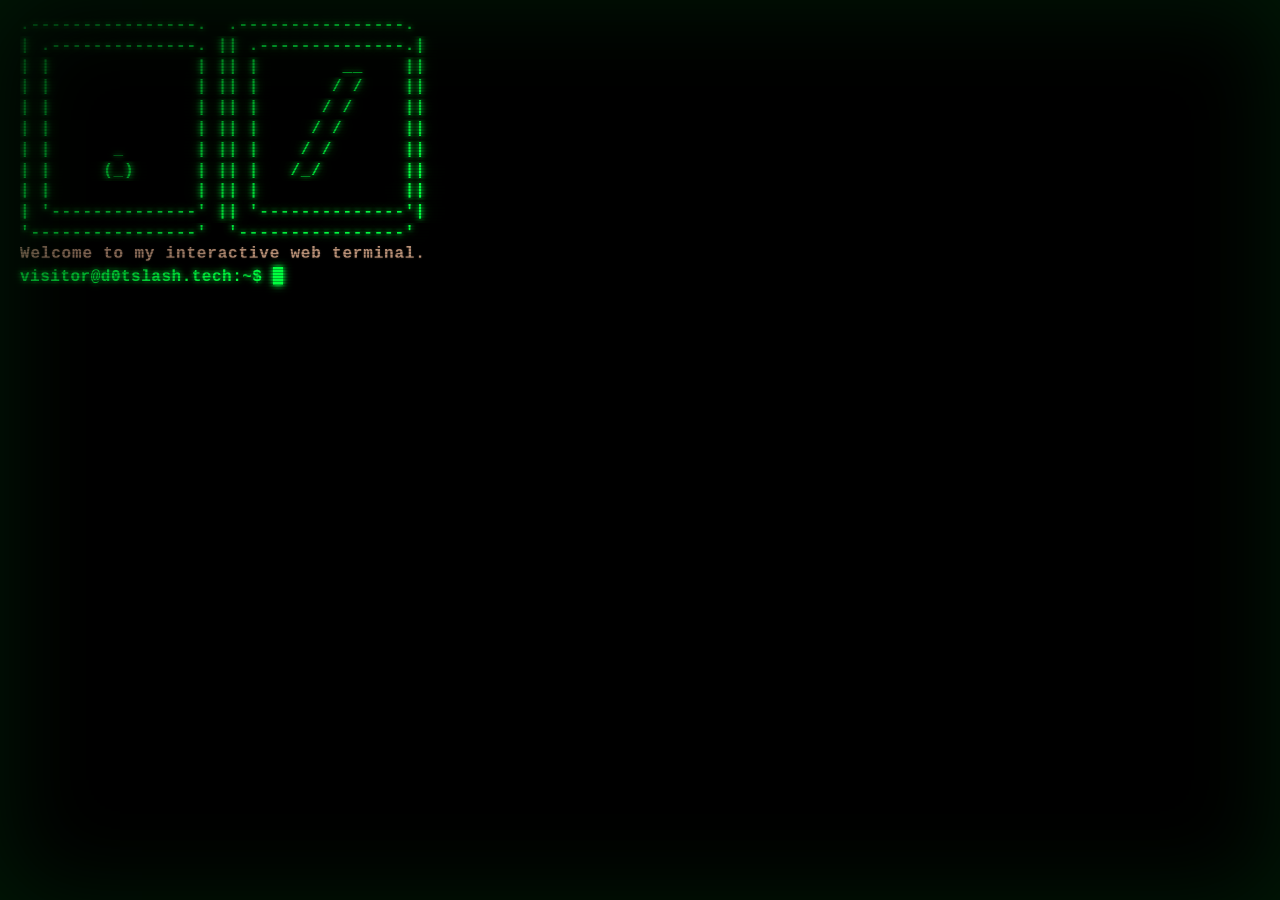
<file: index.html>
<!DOCTYPE html>
<html>
  <head>
    <!-- Global site tag (gtag.js) - Google Analytics -->
    <script async src="https://www.googletagmanager.com/gtag/js?id=G-QJ9TR5T9S2"></script>
    <script>
      window.dataLayer = window.dataLayer || [];
      function gtag(){dataLayer.push(arguments);}
      gtag('js', new Date());
    
      gtag('config', 'G-QJ9TR5T9S2');
    </script>
    <meta charset="utf-8" />
    <meta http-equiv="X-UA-Compatible" content="IE=edge" />
    <meta name="viewport" content="width=device-width, initial-scale=1, maximum-scale=1, user-scalable=no, viewport-fit=cover" />
    <title>d0tslash | Terminal</title>
    <link rel="stylesheet" type="text/css" media="screen" href="css/style.css" />
    <link rel="icon" type="image/x-icon" href="img/fav-icon.png" />
  </head>
  <body>
    <!-- Mobile keyboard toolbar -->
    <div id="mobile-keyboard-toolbar" class="mobile-keyboard-toolbar">
      <button class="kb-key" data-key="Tab">Tab</button>
      <button class="kb-key" data-key="Escape">Esc</button>
      <button class="kb-key kb-ctrl" data-key="Control">Ctrl</button>
      <button class="kb-key" data-key="ArrowUp">↑</button>
      <button class="kb-key" data-key="ArrowDown">↓</button>
      <button class="kb-key" data-key="ArrowLeft">←</button>
      <button class="kb-key" data-key="ArrowRight">→</button>
      <button class="kb-key" data-special="clear">Clear</button>
    </div>

    <div id="terminal">
      <a id="before"></a>
    </div>
    <div id="command">
      <textarea
        type="text"
        id="texter"
        onkeyup="typeIt(this, event)"
        onkeydown="typeIt(this, event);
                   moveIt(this.value.length, event)"
        onkeypress="typeIt(this, event);"
        autofocus
      ></textarea>
      <div id="liner">
        <span id="typer"></span><b class="cursor" id="cursor">█</b>
      </div>
    </div>
    <script src="js/caret.js"></script>
    <script src="js/commands.js"></script>
    <script src="js/main.js"></script>
    <script src="js/mobile-keyboard.js"></script>
  </body>
</html>
</file>
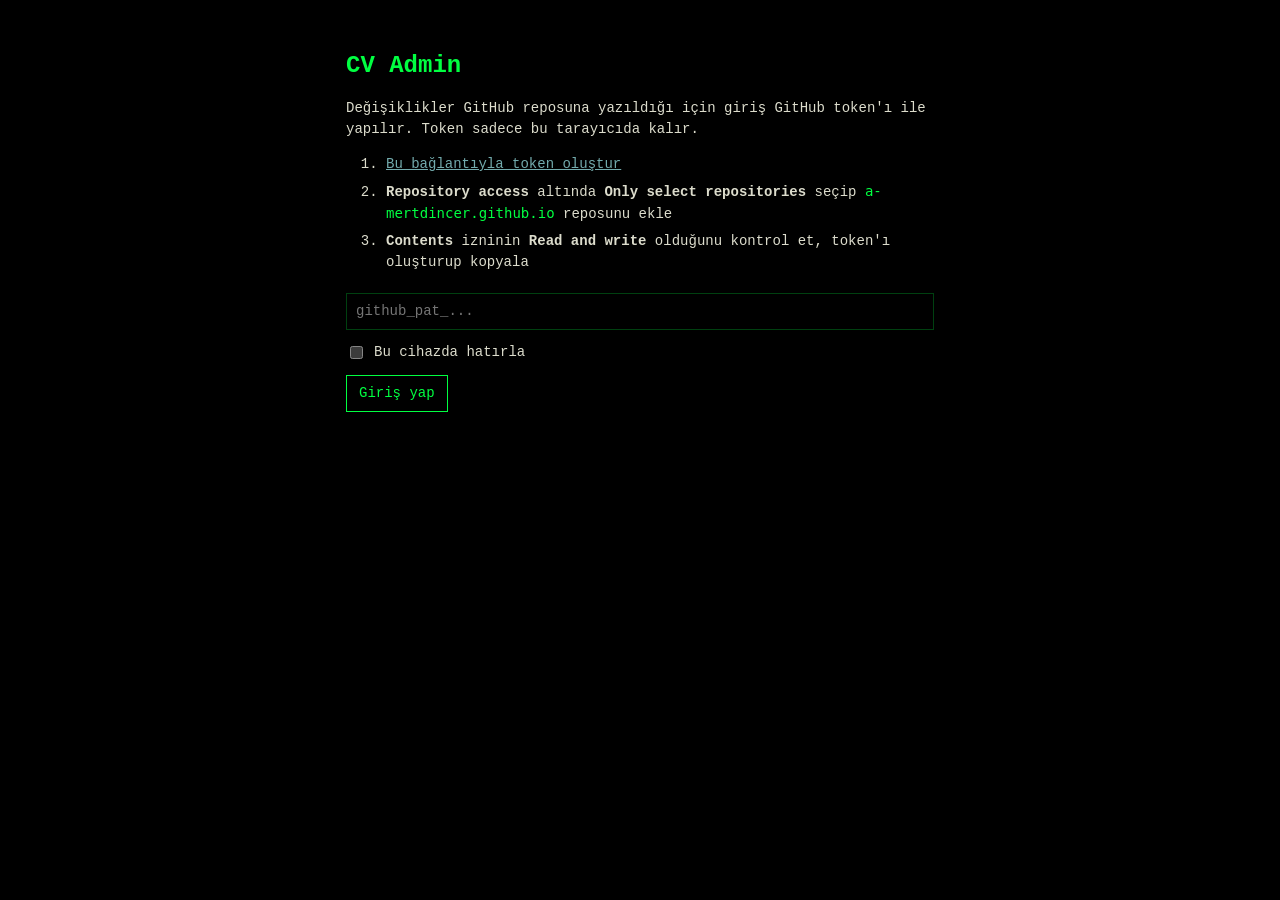
<file: admin/index.html>
<!DOCTYPE html>
<html lang="tr">
  <head>
    <meta charset="utf-8" />
    <meta name="viewport" content="width=device-width, initial-scale=1, viewport-fit=cover" />
    <meta name="robots" content="noindex, nofollow" />
    <!-- This page holds a GitHub token: only same-origin code runs, and it only talks to GitHub. -->
    <meta http-equiv="Content-Security-Policy" content="default-src 'self'; connect-src https://api.github.com; img-src 'self' data:; style-src 'self' 'unsafe-inline'; base-uri 'none'; form-action 'none'" />
    <title>CV Admin</title>
    <link rel="stylesheet" href="admin.css" />
    <link rel="icon" type="image/x-icon" href="../img/fav-icon.png" />
  </head>
  <body data-pane="edit">
    <section id="login" class="login" hidden>
      <h1>CV Admin</h1>
      <p>Değişiklikler GitHub reposuna yazıldığı için giriş GitHub token'ı ile yapılır. Token sadece bu tarayıcıda kalır.</p>
      <ol>
        <li><a href="https://github.com/settings/personal-access-tokens/new?name=cv-admin&amp;description=CV%20admin%20paneli&amp;expires_in=365&amp;contents=write" target="_blank" rel="noopener noreferrer">Bu bağlantıyla token oluştur</a></li>
        <li><b>Repository access</b> altında <b>Only select repositories</b> seçip <code>a-mertdincer.github.io</code> reposunu ekle</li>
        <li><b>Contents</b> izninin <b>Read and write</b> olduğunu kontrol et, token'ı oluşturup kopyala</li>
      </ol>
      <div id="login-form" class="login-form">
        <input id="token" type="password" placeholder="github_pat_..." autocomplete="off" spellcheck="false" aria-label="GitHub token" />
        <label class="check"><input id="remember" type="checkbox" /> Bu cihazda hatırla</label>
        <button id="login-btn" class="primary" type="button">Giriş yap</button>
      </div>
      <p id="login-error" class="error" role="alert"></p>
    </section>

    <div id="app" hidden>
      <header class="toolbar">
        <strong class="brand">CV Admin</strong>
        <span id="status" class="status" role="status"></span>
        <span class="spacer"></span>
        <button id="pane-btn" class="narrow-only" type="button">Önizleme</button>
        <button id="reset-btn" type="button">Değişiklikleri at</button>
        <button id="pdf-btn" type="button">PDF indir</button>
        <button id="publish-btn" class="primary" type="button">Yayınla</button>
        <button id="logout-btn" type="button">Çıkış</button>
      </header>
      <div class="panes">
        <main id="editor" class="pane-edit"></main>
        <aside class="pane-preview">
          <iframe id="preview" title="CV önizleme" sandbox="allow-same-origin"></iframe>
        </aside>
      </div>
    </div>

    <script type="module" src="admin.js"></script>
  </body>
</html>
</file>
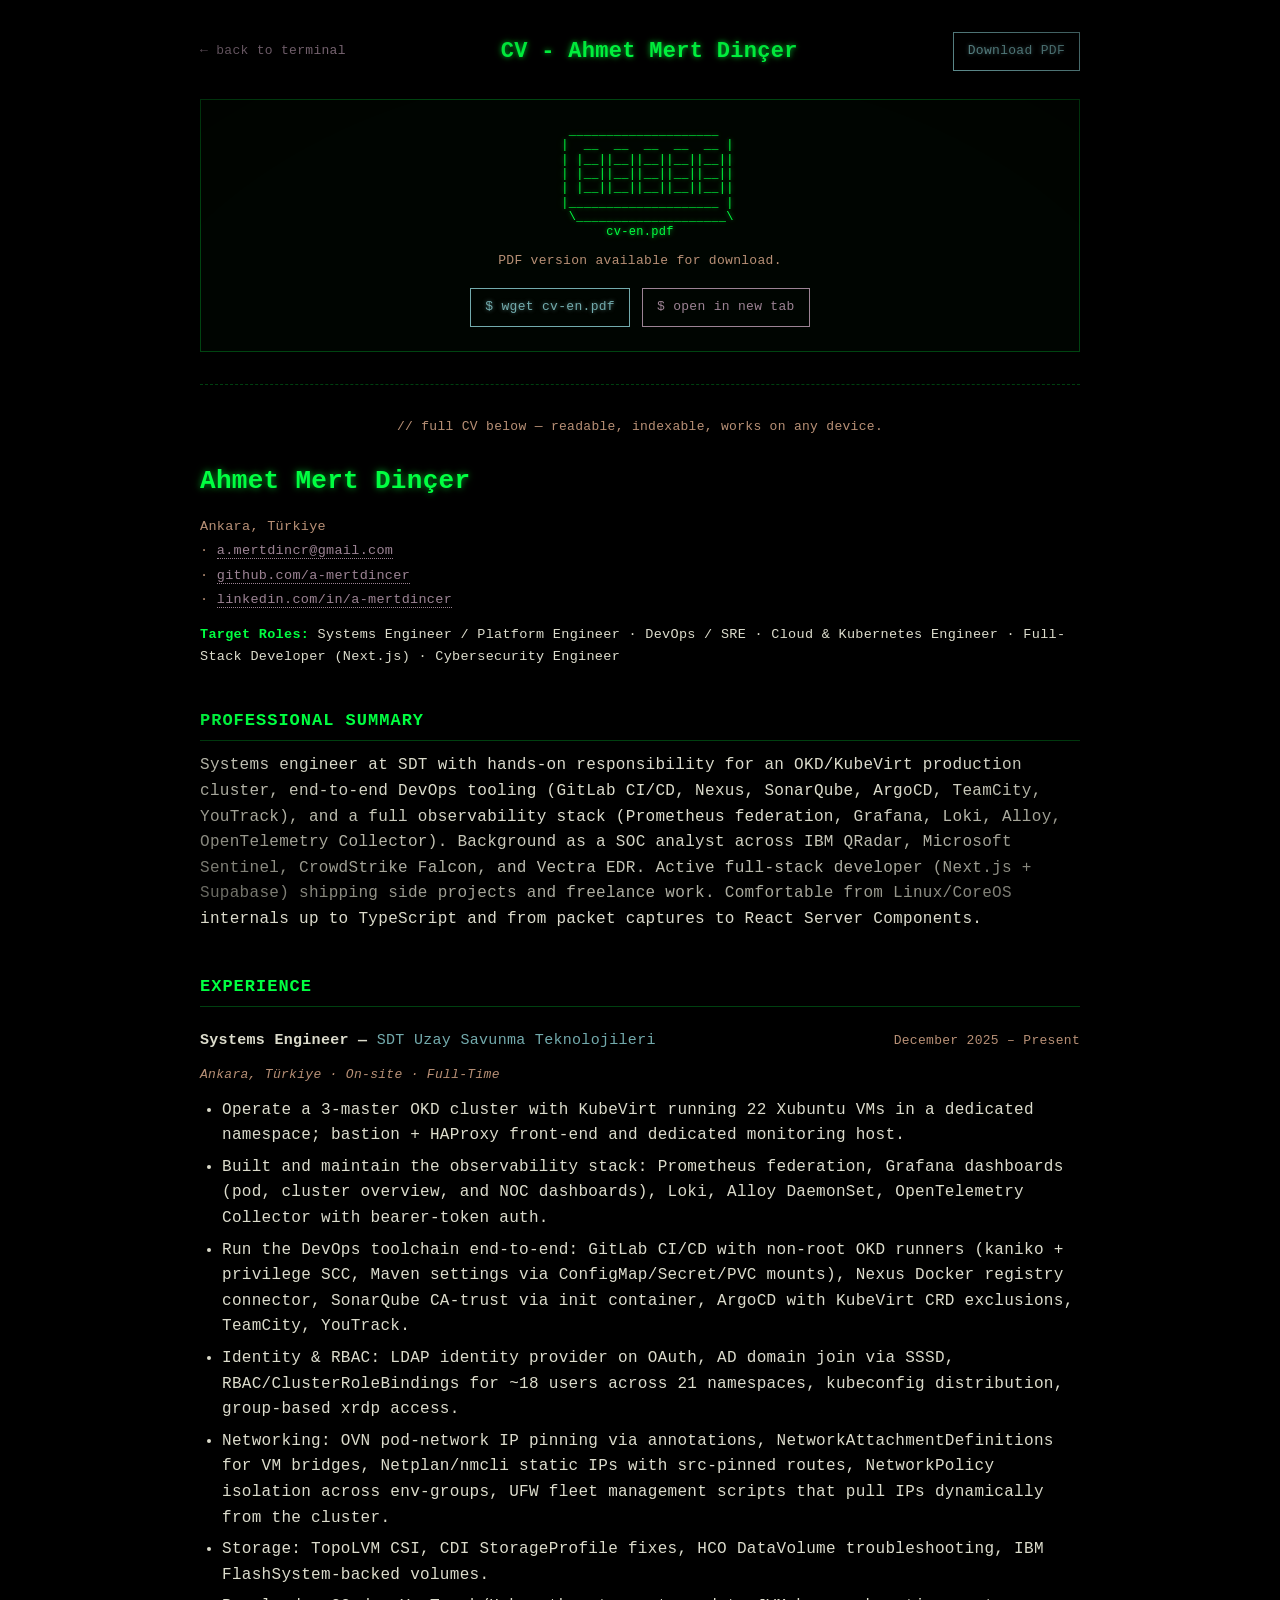
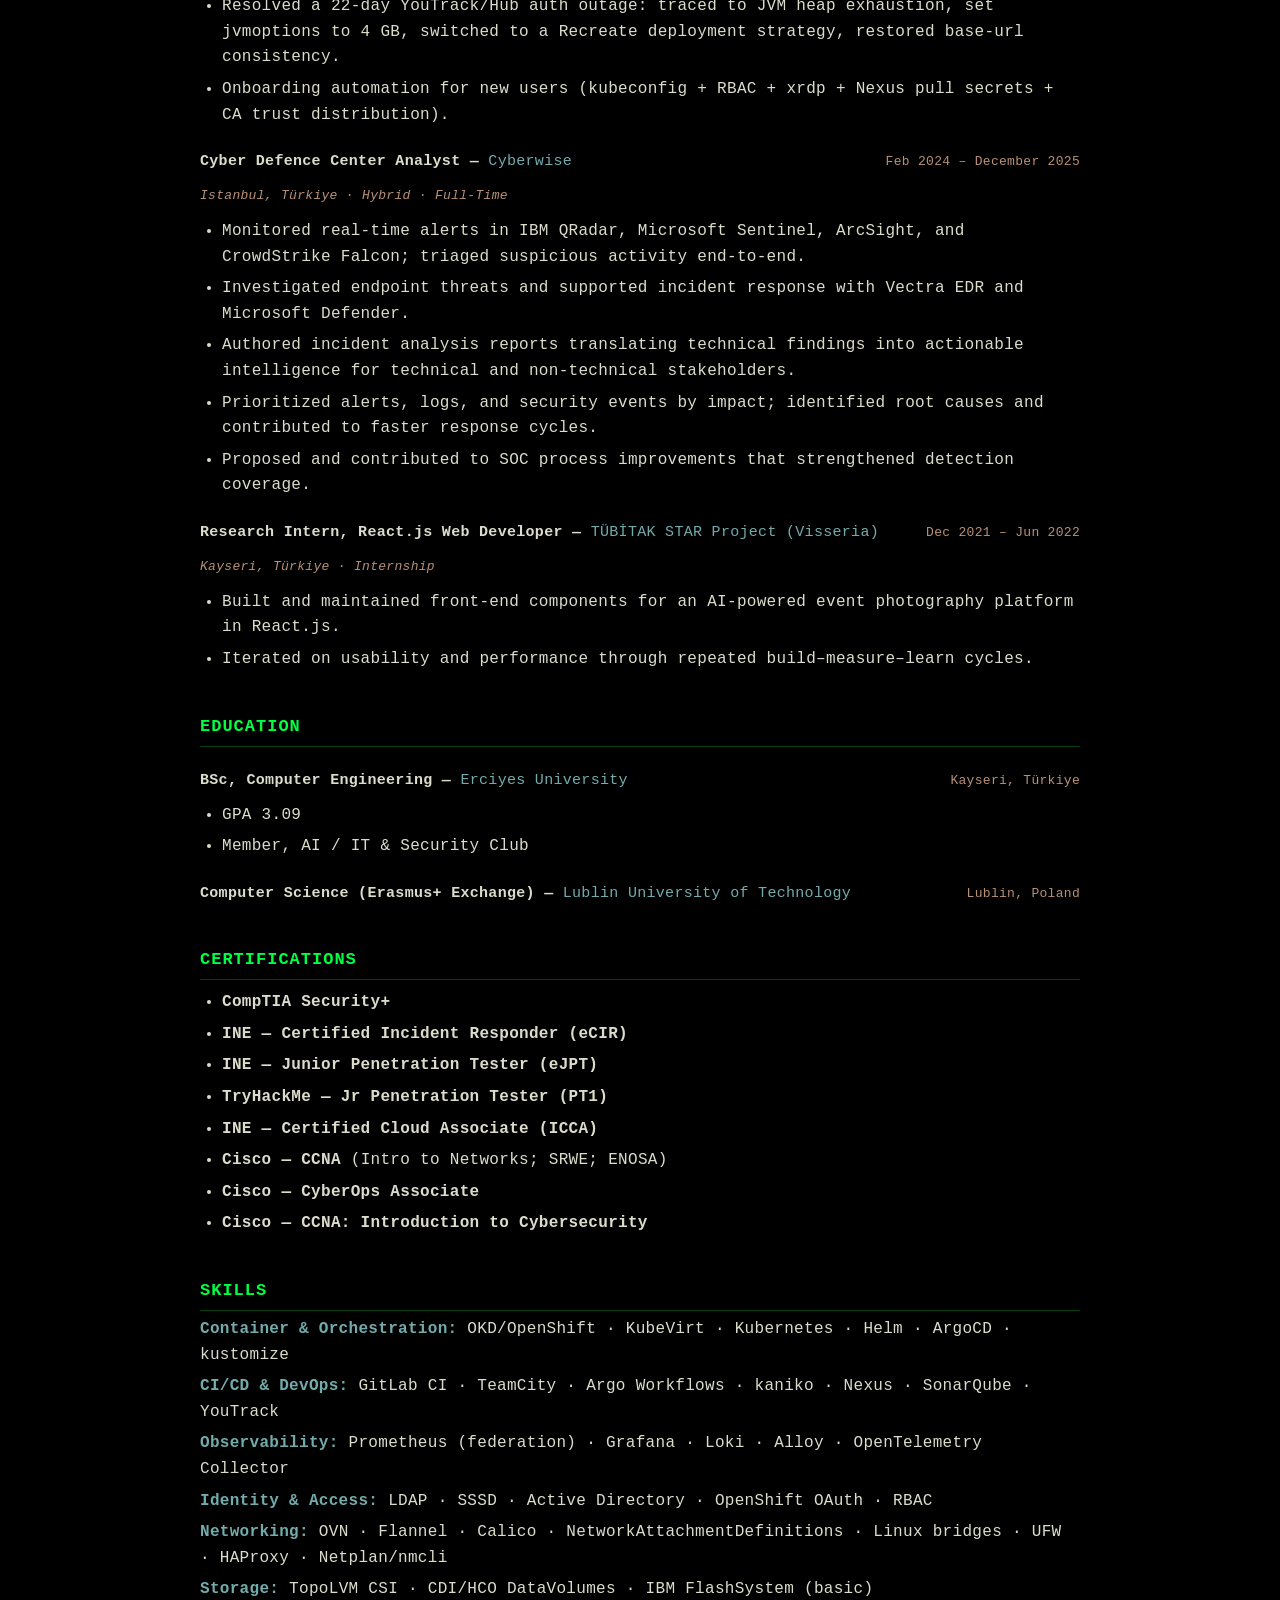
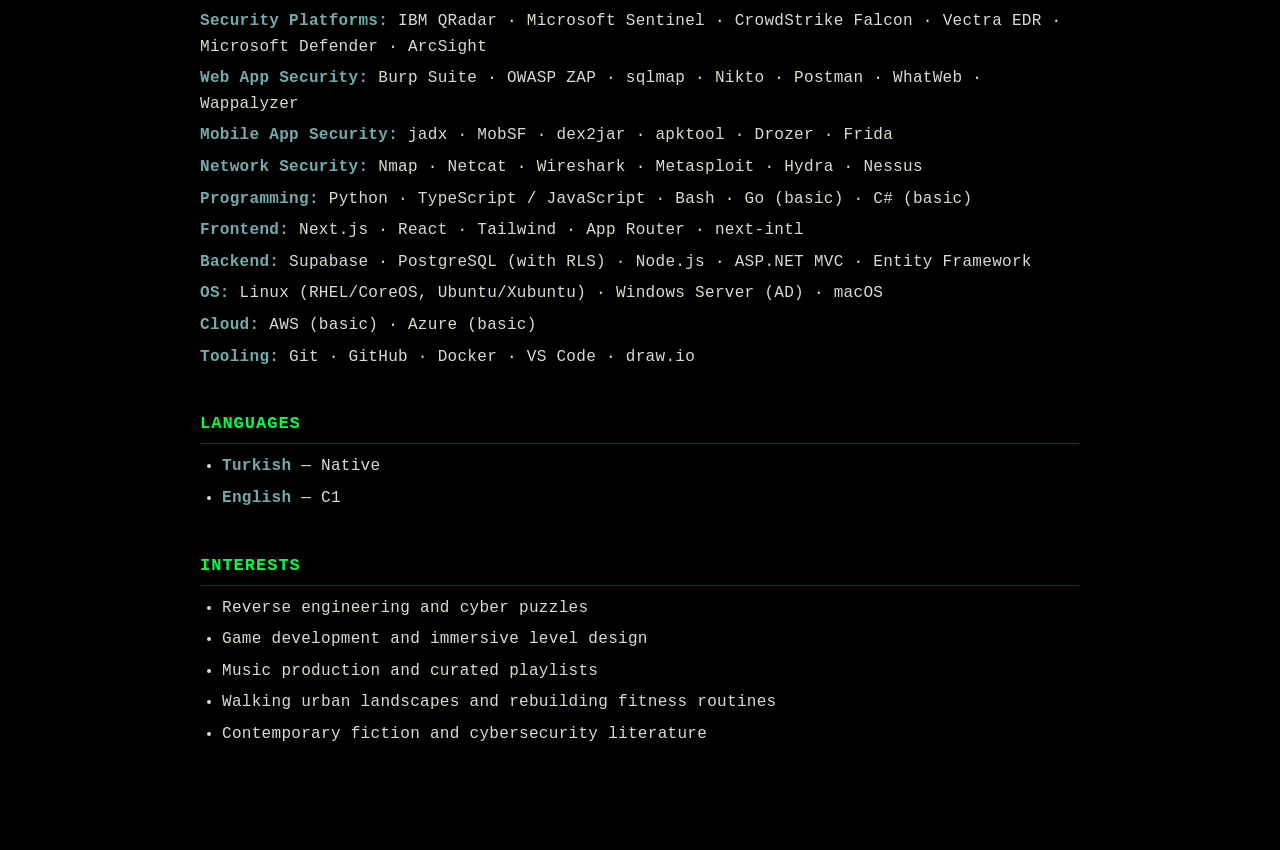
<file: cv/index.html>
<!DOCTYPE html>
<!-- Generated from cv/cv.json by /admin. Edit there: manual changes here get overwritten. -->
<html lang="en">
  <head>
    <!-- Google Analytics -->
    <script async src="https://www.googletagmanager.com/gtag/js?id=G-QJ9TR5T9S2"></script>
    <script>
      window.dataLayer = window.dataLayer || [];
      function gtag(){dataLayer.push(arguments);}
      gtag('js', new Date());
      gtag('config', 'G-QJ9TR5T9S2');
    </script>
    <meta charset="utf-8" />
    <meta http-equiv="X-UA-Compatible" content="IE=edge" />
    <meta name="viewport" content="width=device-width, initial-scale=1, viewport-fit=cover" />
    <title>CV - Ahmet Mert Dinçer</title>
    <meta name="description" content="CV of Ahmet Mert Dinçer — Systems Engineer at SDT, working with OKD/KubeVirt, OpenShift, GitLab CI/CD, Prometheus/Grafana/Loki, and full-stack Next.js + Supabase. Background in SOC analysis (QRadar, Sentinel, CrowdStrike)." />
    <meta name="author" content="Ahmet Mert Dinçer" />
    <meta property="og:title" content="CV - Ahmet Mert Dinçer" />
    <meta property="og:description" content="Systems Engineer · DevOps / SRE · Full-Stack (Next.js) · Cybersecurity Engineer." />
    <meta property="og:type" content="profile" />
    <link rel="canonical" href="https://a-mertdincer.github.io/cv/" />
    <link rel="stylesheet" type="text/css" media="screen,print" href="../css/cv.css" />
    <link rel="icon" type="image/x-icon" href="../img/fav-icon.png" />
  </head>
  <body class="cv">
    <div class="cv-wrap">
      <header class="cv-topbar">
        <a class="cv-back" href="../">← back to terminal</a>
        <h1 class="cv-heading">CV - Ahmet Mert Dinçer</h1>
        <a class="cv-download" href="../cv-en.pdf" download="ahmet-mert-dincer-cv.pdf">Download PDF</a>
      </header>

      <section class="cv-pdf-card" aria-label="PDF download">
        <pre class="cv-pdf-ascii" aria-hidden="true">
   ____________________
  |  __  __  __  __  __ |
  | |__||__||__||__||__||
  | |__||__||__||__||__||
  | |__||__||__||__||__||
  |____________________ |
   \____________________\
        cv-en.pdf
</pre>
        <p class="cv-pdf-note">PDF version available for download.</p>
        <p class="cv-pdf-actions">
          <a class="cv-download" href="../cv-en.pdf" download="ahmet-mert-dincer-cv.pdf">$ wget cv-en.pdf</a>
          <a class="cv-download cv-download-ghost" href="../cv-en.pdf" target="_blank" rel="noopener noreferrer">$ open in new tab</a>
        </p>
      </section>

      <hr class="cv-divider" />
      <p class="cv-text-intro">// full CV below — readable, indexable, works on any device.</p>

      <main class="cv-body">
        <h1>Ahmet Mert Dinçer</h1>
        <p class="cv-contact">
          Ankara, Türkiye<br />
          · <a href="mailto:a.mertdincr@gmail.com">a.mertdincr@gmail.com</a><br />
          · <a href="https://github.com/a-mertdincer" target="_blank" rel="noopener noreferrer">github.com/a-mertdincer</a><br />
          · <a href="https://www.linkedin.com/in/a-mertdincer/" target="_blank" rel="noopener noreferrer">linkedin.com/in/a-mertdincer</a>
        </p>
        <p class="cv-target"><strong>Target Roles:</strong> Systems Engineer / Platform Engineer · DevOps / SRE · Cloud &amp; Kubernetes Engineer · Full-Stack Developer (Next.js) · Cybersecurity Engineer</p>

        <h2>Professional Summary</h2>
        <p>Systems engineer at SDT with hands-on responsibility for an OKD/KubeVirt production cluster, end-to-end DevOps tooling (GitLab CI/CD, Nexus, SonarQube, ArgoCD, TeamCity, YouTrack), and a full observability stack (Prometheus federation, Grafana, Loki, Alloy, OpenTelemetry Collector). Background as a SOC analyst across IBM QRadar, Microsoft Sentinel, CrowdStrike Falcon, and Vectra EDR. Active full-stack developer (Next.js + Supabase) shipping side projects and freelance work. Comfortable from Linux/CoreOS internals up to TypeScript and from packet captures to React Server Components.</p>

        <h2>Experience</h2>
        <section class="cv-entry">
          <div class="cv-entry-head">
            <h3 class="cv-entry-title">Systems Engineer — <span class="org">SDT Uzay Savunma Teknolojileri</span></h3>
            <span class="cv-entry-date">December 2025 – Present</span>
          </div>
          <p class="cv-entry-meta">Ankara, Türkiye · On-site · Full-Time</p>
          <ul>
            <li>Operate a 3-master OKD cluster with KubeVirt running 22 Xubuntu VMs in a dedicated namespace; bastion + HAProxy front-end and dedicated monitoring host.</li>
            <li>Built and maintain the observability stack: Prometheus federation, Grafana dashboards (pod, cluster overview, and NOC dashboards), Loki, Alloy DaemonSet, OpenTelemetry Collector with bearer-token auth.</li>
            <li>Run the DevOps toolchain end-to-end: GitLab CI/CD with non-root OKD runners (kaniko + privilege SCC, Maven settings via ConfigMap/Secret/PVC mounts), Nexus Docker registry connector, SonarQube CA-trust via init container, ArgoCD with KubeVirt CRD exclusions, TeamCity, YouTrack.</li>
            <li>Identity &amp; RBAC: LDAP identity provider on OAuth, AD domain join via SSSD, RBAC/ClusterRoleBindings for ~18 users across 21 namespaces, kubeconfig distribution, group-based xrdp access.</li>
            <li>Networking: OVN pod-network IP pinning via annotations, NetworkAttachmentDefinitions for VM bridges, Netplan/nmcli static IPs with src-pinned routes, NetworkPolicy isolation across env-groups, UFW fleet management scripts that pull IPs dynamically from the cluster.</li>
            <li>Storage: TopoLVM CSI, CDI StorageProfile fixes, HCO DataVolume troubleshooting, IBM FlashSystem-backed volumes.</li>
            <li>Resolved a 22-day YouTrack/Hub auth outage: traced to JVM heap exhaustion, set jvmoptions to 4 GB, switched to a Recreate deployment strategy, restored base-url consistency.</li>
            <li>Onboarding automation for new users (kubeconfig + RBAC + xrdp + Nexus pull secrets + CA trust distribution).</li>
          </ul>
        </section>

        <section class="cv-entry">
          <div class="cv-entry-head">
            <h3 class="cv-entry-title">Cyber Defence Center Analyst — <span class="org">Cyberwise</span></h3>
            <span class="cv-entry-date">Feb 2024 – December 2025</span>
          </div>
          <p class="cv-entry-meta">Istanbul, Türkiye · Hybrid · Full-Time</p>
          <ul>
            <li>Monitored real-time alerts in IBM QRadar, Microsoft Sentinel, ArcSight, and CrowdStrike Falcon; triaged suspicious activity end-to-end.</li>
            <li>Investigated endpoint threats and supported incident response with Vectra EDR and Microsoft Defender.</li>
            <li>Authored incident analysis reports translating technical findings into actionable intelligence for technical and non-technical stakeholders.</li>
            <li>Prioritized alerts, logs, and security events by impact; identified root causes and contributed to faster response cycles.</li>
            <li>Proposed and contributed to SOC process improvements that strengthened detection coverage.</li>
          </ul>
        </section>

        <section class="cv-entry">
          <div class="cv-entry-head">
            <h3 class="cv-entry-title">Research Intern, React.js Web Developer — <span class="org">TÜBİTAK STAR Project (Visseria)</span></h3>
            <span class="cv-entry-date">Dec 2021 – Jun 2022</span>
          </div>
          <p class="cv-entry-meta">Kayseri, Türkiye · Internship</p>
          <ul>
            <li>Built and maintained front-end components for an AI-powered event photography platform in React.js.</li>
            <li>Iterated on usability and performance through repeated build–measure–learn cycles.</li>
          </ul>
        </section>

        <h2>Education</h2>
        <section class="cv-entry">
          <div class="cv-entry-head">
            <h3 class="cv-entry-title">BSc, Computer Engineering — <span class="org">Erciyes University</span></h3>
            <span class="cv-entry-date">Kayseri, Türkiye</span>
          </div>
          <ul>
            <li>GPA 3.09</li>
            <li>Member, AI / IT &amp; Security Club</li>
          </ul>
        </section>

        <section class="cv-entry">
          <div class="cv-entry-head">
            <h3 class="cv-entry-title">Computer Science (Erasmus+ Exchange) — <span class="org">Lublin University of Technology</span></h3>
            <span class="cv-entry-date">Lublin, Poland</span>
          </div>
        </section>

        <h2>Certifications</h2>
        <ul>
            <li><strong>CompTIA Security+</strong></li>
            <li><strong>INE — Certified Incident Responder (eCIR)</strong></li>
            <li><strong>INE — Junior Penetration Tester (eJPT)</strong></li>
            <li><strong>TryHackMe — Jr Penetration Tester (PT1)</strong></li>
            <li><strong>INE — Certified Cloud Associate (ICCA)</strong></li>
            <li><strong>Cisco — CCNA</strong> (Intro to Networks; SRWE; ENOSA)</li>
            <li><strong>Cisco — CyberOps Associate</strong></li>
            <li><strong>Cisco — CCNA: Introduction to Cybersecurity</strong></li>
          </ul>

        <h2>Skills</h2>
        <div class="cv-skills">
          <p><strong>Container &amp; Orchestration:</strong> OKD/OpenShift · KubeVirt · Kubernetes · Helm · ArgoCD · kustomize</p>
          <p><strong>CI/CD &amp; DevOps:</strong> GitLab CI · TeamCity · Argo Workflows · kaniko · Nexus · SonarQube · YouTrack</p>
          <p><strong>Observability:</strong> Prometheus (federation) · Grafana · Loki · Alloy · OpenTelemetry Collector</p>
          <p><strong>Identity &amp; Access:</strong> LDAP · SSSD · Active Directory · OpenShift OAuth · RBAC</p>
          <p><strong>Networking:</strong> OVN · Flannel · Calico · NetworkAttachmentDefinitions · Linux bridges · UFW · HAProxy · Netplan/nmcli</p>
          <p><strong>Storage:</strong> TopoLVM CSI · CDI/HCO DataVolumes · IBM FlashSystem (basic)</p>
          <p><strong>Security Platforms:</strong> IBM QRadar · Microsoft Sentinel · CrowdStrike Falcon · Vectra EDR · Microsoft Defender · ArcSight</p>
          <p><strong>Web App Security:</strong> Burp Suite · OWASP ZAP · sqlmap · Nikto · Postman · WhatWeb · Wappalyzer</p>
          <p><strong>Mobile App Security:</strong> jadx · MobSF · dex2jar · apktool · Drozer · Frida</p>
          <p><strong>Network Security:</strong> Nmap · Netcat · Wireshark · Metasploit · Hydra · Nessus</p>
          <p><strong>Programming:</strong> Python · TypeScript / JavaScript · Bash · Go (basic) · C# (basic)</p>
          <p><strong>Frontend:</strong> Next.js · React · Tailwind · App Router · next-intl</p>
          <p><strong>Backend:</strong> Supabase · PostgreSQL (with RLS) · Node.js · ASP.NET MVC · Entity Framework</p>
          <p><strong>OS:</strong> Linux (RHEL/CoreOS, Ubuntu/Xubuntu) · Windows Server (AD) · macOS</p>
          <p><strong>Cloud:</strong> AWS (basic) · Azure (basic)</p>
          <p><strong>Tooling:</strong> Git · GitHub · Docker · VS Code · draw.io</p>
        </div>

        <h2>Languages</h2>
        <ul class="cv-langs">
            <li><strong>Turkish</strong> — Native</li>
            <li><strong>English</strong> — C1</li>
          </ul>

        <h2>Interests</h2>
        <ul>
            <li>Reverse engineering and cyber puzzles</li>
            <li>Game development and immersive level design</li>
            <li>Music production and curated playlists</li>
            <li>Walking urban landscapes and rebuilding fitness routines</li>
            <li>Contemporary fiction and cybersecurity literature</li>
          </ul>
      </main>
    </div>
  </body>
</html>
</file>
<file: css/style.css>
body {
  margin: 0;
  padding: 15px 20px;
  min-height: 100vh;
  width: 100%;
  color: #00ff41;
  background: #000000;
  font-family: 'Courier New', Courier, monospace;
  font-weight: bold;
  overflow-x: hidden;
  box-sizing: border-box;
  cursor: text;
  position: relative;
  letter-spacing: 0.5px;
}

/* CRT Screen curvature effect */
body::before {
  content: "";
  position: fixed;
  top: 0;
  left: 0;
  width: 100%;
  height: 100%;
  background: radial-gradient(ellipse at center, transparent 50%, rgba(0, 0, 0, 0.9) 100%);
  pointer-events: none;
  z-index: 10;
  box-shadow: inset 0 0 100px rgba(0, 255, 65, 0.1);
}

/* Scanline effect */
body::after {
  content: "";
  position: fixed;
  top: 0;
  left: 0;
  width: 100%;
  height: 100%;
  background: repeating-linear-gradient(
    0deg,
    rgba(0, 0, 0, 0.3) 0px,
    rgba(0, 0, 0, 0.3) 1px,
    transparent 1px,
    transparent 3px
  );
  pointer-events: none;
  z-index: 9;
  animation: scanline-move 8s linear infinite;
}

@keyframes scanline-move {
  0% {
    background-position: 0 0;
  }
  100% {
    background-position: 0 20px;
  }
}

/* Mobile keyboard toolbar */
.mobile-keyboard-toolbar {
  display: none;
  position: fixed;
  bottom: 0;
  left: 0;
  right: 0;
  background: rgba(0, 0, 0, 0.98);
  backdrop-filter: blur(20px);
  -webkit-backdrop-filter: blur(20px);
  padding: 8px;
  border-top: 2px solid rgba(0, 255, 65, 0.3);
  box-shadow: 0 -4px 20px rgba(0, 0, 0, 0.8);
  z-index: 9999;
  overflow-x: auto;
  overflow-y: hidden;
  white-space: nowrap;
  -webkit-overflow-scrolling: touch;
  max-height: 60px;
  transform: translateZ(0);
  -webkit-transform: translateZ(0);
}

.kb-key {
  display: inline-block;
  background: rgba(0, 255, 65, 0.1);
  border: 1px solid rgba(0, 255, 65, 0.4);
  color: #00ff41;
  padding: 10px 16px;
  margin: 0 4px;
  border-radius: 6px;
  font-family: 'Courier New', Courier, monospace;
  font-weight: bold;
  font-size: 14px;
  cursor: pointer;
  user-select: none;
  -webkit-user-select: none;
  -webkit-tap-highlight-color: transparent;
  text-shadow: 0 0 5px rgba(0, 255, 65, 0.5);
  transition: all 0.1s ease;
}

.kb-key:active {
  background: rgba(0, 255, 65, 0.3);
  transform: scale(0.95);
  box-shadow: 0 0 10px rgba(0, 255, 65, 0.6);
}

.kb-key.active {
  background: rgba(0, 255, 65, 0.4);
  border-color: #00ff41;
  box-shadow: 0 0 15px rgba(0, 255, 65, 0.8);
}

.kb-ctrl {
  background: rgba(255, 100, 0, 0.1);
  border-color: rgba(255, 100, 0, 0.4);
  color: #ff6400;
  text-shadow: 0 0 5px rgba(255, 100, 0, 0.5);
}

.kb-ctrl:active, .kb-ctrl.active {
  background: rgba(255, 100, 0, 0.3);
  border-color: #ff6400;
  box-shadow: 0 0 15px rgba(255, 100, 0, 0.8);
}

/* Mobile optimizations */
@media screen and (max-width: 768px) {
  .mobile-keyboard-toolbar {
    display: block;
  }

  body {
    padding: 10px 15px;
    padding-bottom: 90px;
    font-size: 14px;
    -webkit-text-size-adjust: 100%;
    -moz-text-size-adjust: 100%;
    -ms-text-size-adjust: 100%;
    text-size-adjust: 100%;
    min-height: 100vh;
    min-height: -webkit-fill-available;
    position: relative;
  }

  html {
    height: -webkit-fill-available;
  }

  input, textarea, select {
    font-size: 16px !important;
  }

  #terminal {
    padding-bottom: 10px;
  }

  #command {
    position: relative;
    margin-bottom: 50vh;
  }
}

@media screen and (max-width: 480px) {
  body {
    padding: 8px 10px;
    font-size: 13px;
  }
}
::selection {
  color: #211830;
  background-color: #519975;
}
::-moz-selection {
  color: #211830;
  background-color: #519975;
}
textarea {
  left: -1000px;
  position: absolute;
  font-size: 16px;
}
b {
  font-weight: bold;
  text-decoration: underline;
}
/* Cursor Start */
.cursor {
  font-size: 12px;
  color: #00ff41;
  background-color: #00ff41;
  position: relative;
  opacity: 1;
  height: 1.5em;
  width: 10px;
  max-width: 10px;
  transform: translateY(4px);
  overflow: hidden;
  text-indent: -5px;
  display: inline-block;
  text-decoration: blink;
  animation: blinker 1s linear infinite;
  box-shadow:
    0 0 5px rgba(0, 255, 65, 1),
    0 0 10px rgba(0, 255, 65, 0.8);
}
@keyframes blinker {
  50% {
    opacity: 0;
  }
}
#terminal {
  cursor: text;
  position: relative;
  z-index: 5;
  text-shadow:
    0 0 5px rgba(0, 255, 65, 1),
    0 0 10px rgba(0, 255, 65, 0.8),
    0 0 20px rgba(0, 255, 65, 0.6),
    0 0 40px rgba(0, 255, 65, 0.3);
}

#command {
  cursor: text;
  height: 50px;
  color: #00ff41;
  position: relative;
  z-index: 5;
  text-shadow:
    0 0 5px rgba(0, 255, 65, 1),
    0 0 10px rgba(0, 255, 65, 0.8),
    0 0 20px rgba(0, 255, 65, 0.6);
}
#liner {
  line-height: 1.3em;
  margin-top: -2px;
  animation: show 0.5s ease forwards;
  animation-delay: 1.2s;
  opacity: 0;
}
#liner::before {
  color: #00ff41;
  content: "visitor@d0tslash.tech:~$";
  text-shadow:
    0 0 5px rgba(0, 255, 65, 0.8),
    0 0 10px rgba(0, 255, 65, 0.5);
}

@media screen and (max-width: 480px) {
  #liner::before {
    content: "visitor:~$";
  }
}
#liner.password::before {
  content: "Password:";
}
@keyframes show {
  from {
    opacity: 0;
  }
  to {
    opacity: 1;
  }
}
/* Cursor End */
p {
  display: block;
  line-height: 1.3em;
  margin: 0;
  overflow: hidden;
  white-space: nowrap;
  margin: 0;
  letter-spacing: 0.05em;
  animation: typing 0.5s steps(30, end);
}

@media screen and (max-width: 768px) {
  p {
    white-space: pre-wrap;
    word-wrap: break-word;
    overflow-wrap: break-word;
    animation: none;
    overflow: visible;
  }

  p.no-animation {
    animation: none;
  }
}
.no-animation {
  animation: typing 0 steps(30, end);
}
.margin {
  margin-left: 20px;
}
@keyframes typing {
  from {
    width: 0;
  }
  to {
    width: 100%;
  }
}

@media screen and (max-width: 768px) {
  @keyframes typing {
    from {
      opacity: 0;
    }
    to {
      opacity: 1;
    }
  }
}
.index {
  color: #DCDCCC;
}
.color2 {
  color: #B89076;
  text-shadow: 0 0 2px rgba(184, 144, 118, 0.3);
}
.command {
  color: #73ABAD;
  text-shadow: 0 0 5px #73ABAD; 
}
.error {
  color: #B89076;
  text-shadow: 0 0 2px rgba(184, 144, 118, 0.3);
}
.white {
  color: #fff;
}
.inherit,
a {
  color: #9C8394;
}
a {
  text-decoration: inherit;
}
a:hover {
  background: #73ABAD;
  color: #211830;
}
a:focus {
  outline: 0;
}

/* Mobile touch improvements */
@media screen and (max-width: 768px) {
  a {
    padding: 2px 4px;
    display: inline-block;
  }

  #command {
    min-height: 40px;
  }

  .cursor {
    transform: translateY(3px);
  }
}

@media screen and (max-width: 480px) {
  .margin {
    margin-left: 10px;
  }

  #command {
    min-height: 35px;
  }
}
</file>
<file: admin/admin.css>
/* Admin panel: same palette as css/cv.css, tuned for long form editing. */

:root {
  --bg: #000;
  --panel: #0a0f0b;
  --fg: #00ff41;
  --fg-soft: #DCDCCC;
  --muted: #B89076;
  --accent: #73ABAD;
  --danger: #ff6b6b;
  --rule: rgba(0, 255, 65, 0.25);
  color-scheme: dark;
}

* { box-sizing: border-box; }
[hidden] { display: none !important; }

html, body {
  margin: 0;
  height: 100%;
}

body {
  background: var(--bg);
  color: var(--fg-soft);
  font-family: 'Courier New', Courier, monospace;
  font-size: 14px;
  line-height: 1.5;
}

a { color: var(--accent); }

code {
  color: var(--fg);
}

button, input, textarea, select {
  font: inherit;
  color: inherit;
}

button {
  background: transparent;
  color: var(--accent);
  border: 1px solid var(--accent);
  padding: 7px 12px;
  cursor: pointer;
}
button:hover { background: var(--accent); color: #000; }
button:disabled { opacity: 0.5; cursor: wait; }
button.primary { color: var(--fg); border-color: var(--fg); }
button.primary:hover { background: var(--fg); color: #000; }
button.danger { color: var(--danger); border-color: var(--danger); }
button.danger:hover { background: var(--danger); color: #000; }
button.icon { padding: 3px 9px; }

input[type="text"], input[type="password"], textarea, select {
  width: 100%;
  background: #000;
  border: 1px solid var(--rule);
  padding: 7px 9px;
}
input:focus, textarea:focus, select:focus {
  outline: none;
  border-color: var(--fg);
}
textarea {
  display: block;
  resize: vertical;
  field-sizing: content;
  min-height: 62px;
  line-height: 1.45;
}

/* Login */
.login {
  max-width: 620px;
  margin: 0 auto;
  padding: 48px 16px;
}
.login h1 {
  color: var(--fg);
  margin: 0 0 12px;
  font-size: 24px;
}
.login li { margin: 6px 0; }
.login-form {
  display: flex;
  flex-direction: column;
  gap: 12px;
  margin-top: 20px;
  align-items: flex-start;
}
.check {
  display: flex;
  align-items: center;
  gap: 8px;
  cursor: pointer;
}
.error { color: var(--danger); min-height: 1.5em; }

/* Layout */
#app {
  display: flex;
  flex-direction: column;
  height: 100dvh;
}
.toolbar {
  display: flex;
  flex-wrap: wrap;
  align-items: center;
  gap: 8px;
  padding: 10px 16px;
  border-bottom: 1px solid var(--rule);
}
.brand { color: var(--fg); }
.status { color: var(--muted); font-size: 13px; }
.status.ok { color: var(--fg); }
.status.bad { color: var(--danger); }
.spacer { flex: 1; }
.narrow-only { display: none; }

.panes {
  flex: 1;
  min-height: 0;
  display: grid;
  grid-template-columns: minmax(0, 1fr) minmax(0, 1fr);
}
.pane-edit {
  overflow-y: auto;
  padding: 16px;
  border-right: 1px solid var(--rule);
}
.pane-preview { min-height: 0; }
#preview {
  display: block;
  width: 100%;
  height: 100%;
  border: 0;
  background: #000;
}

/* Editor */
.card {
  border: 1px solid var(--rule);
  background: var(--panel);
  margin-bottom: 12px;
}
.card > summary {
  display: flex;
  align-items: center;
  gap: 8px;
  padding: 9px 12px;
  cursor: pointer;
  color: var(--fg);
  list-style: none;
}
.card > summary::-webkit-details-marker { display: none; }
.card > summary::before { content: '▸'; }
.card[open] > summary::before { content: '▾'; }
.card > summary .label {
  flex: 1;
  min-width: 0;
  overflow: hidden;
  text-overflow: ellipsis;
  white-space: nowrap;
}
.card-body {
  padding: 4px 12px 12px;
}
.card .card {
  background: #000;
  margin: 10px 0;
}
.card .card > summary { color: var(--fg-soft); }

.field { display: block; margin-top: 10px; }
.field > span {
  display: block;
  font-size: 12px;
  color: var(--muted);
  margin-bottom: 3px;
}
.hint {
  font-size: 12px;
  color: var(--muted);
  margin: 10px 0 0;
}
.row {
  display: flex;
  gap: 8px;
  margin-top: 8px;
  align-items: center;
}
.row input { flex: 1; min-width: 0; }
.add-row {
  display: flex;
  flex-wrap: wrap;
  gap: 8px;
  margin-top: 10px;
}
.add-row select { flex: 1; width: auto; min-width: 180px; }

@media screen and (max-width: 900px) {
  .narrow-only { display: inline-block; }
  .panes { grid-template-columns: minmax(0, 1fr); }
  .pane-edit { border-right: 0; }
  body[data-pane="edit"] .pane-preview { display: none; }
  body[data-pane="preview"] .pane-edit { display: none; }
}
</file>
<file: css/cv.css>
/* CV page — extends the terminal theme tokens from style.css.
   Same palette/font, but laid out as a long-form readable document
   (no scanlines, no aggressive glow on body text, more whitespace). */

:root {
  --bg: #000;
  --fg: #00ff41;
  --fg-soft: #DCDCCC;
  --muted: #B89076;
  --accent: #73ABAD;
  --link: #9C8394;
  --rule: rgba(0, 255, 65, 0.25);
}

body.cv {
  margin: 0;
  padding: 0;
  background: var(--bg);
  color: var(--fg-soft);
  font-family: 'Courier New', Courier, monospace;
  font-weight: normal;
  letter-spacing: 0.3px;
  line-height: 1.6;
  cursor: auto;
  -webkit-font-smoothing: antialiased;
}

/* CRT vignette is kept (subtle), scanlines dropped for readability. */
body.cv::before {
  content: "";
  position: fixed;
  inset: 0;
  background: radial-gradient(ellipse at center, transparent 60%, rgba(0,0,0,0.85) 100%);
  pointer-events: none;
  z-index: 10;
}

.cv-wrap {
  max-width: 880px;
  margin: 0 auto;
  padding: 32px 28px 96px;
  position: relative;
  z-index: 5;
}

/* Top bar: back link + heading + download button */
.cv-topbar {
  display: flex;
  align-items: center;
  justify-content: space-between;
  gap: 16px;
  flex-wrap: wrap;
  margin-bottom: 28px;
}

.cv-back {
  color: var(--link);
  text-decoration: none;
  font-size: 13px;
}
.cv-back:hover {
  background: var(--accent);
  color: #000;
}

.cv-heading {
  color: var(--fg);
  font-size: 22px;
  margin: 0;
  font-weight: bold;
  text-shadow:
    0 0 5px rgba(0, 255, 65, 0.6),
    0 0 10px rgba(0, 255, 65, 0.3);
}

.cv-download {
  color: var(--accent);
  border: 1px solid var(--accent);
  padding: 8px 14px;
  text-decoration: none;
  font-size: 13px;
  background: transparent;
  text-shadow: 0 0 4px rgba(115, 171, 173, 0.6);
}
.cv-download:hover {
  background: var(--accent);
  color: #000;
  text-shadow: none;
}

/* PDF download card — terminal-styled, no embedded white viewer */
.cv-pdf-card {
  border: 1px solid var(--rule);
  background: rgba(0, 255, 65, 0.02);
  padding: 24px 20px;
  text-align: center;
  margin-bottom: 32px;
}
.cv-pdf-ascii {
  color: var(--fg);
  font-family: 'Courier New', Courier, monospace;
  font-size: 12px;
  line-height: 1.2;
  margin: 0 0 12px;
  white-space: pre;
  text-shadow:
    0 0 4px rgba(0, 255, 65, 0.5),
    0 0 8px rgba(0, 255, 65, 0.25);
  display: inline-block;
  text-align: left;
}
.cv-pdf-note {
  color: var(--muted);
  font-size: 13px;
  margin: 0 0 16px;
}
.cv-pdf-actions {
  display: flex;
  gap: 12px;
  justify-content: center;
  flex-wrap: wrap;
  margin: 0;
}
.cv-download-ghost {
  color: var(--link);
  border-color: var(--link);
  text-shadow: none;
}
.cv-download-ghost:hover {
  background: var(--link);
  color: #000;
}

@media screen and (max-width: 480px) {
  .cv-pdf-ascii { font-size: 10px; }
}

/* Divider between PDF and text body */
.cv-divider {
  border: 0;
  border-top: 1px dashed var(--rule);
  margin: 32px 0;
}

.cv-text-intro {
  color: var(--muted);
  font-size: 13px;
  margin-bottom: 24px;
  text-align: center;
}

/* Main typographic CV body */
.cv-body {
  color: var(--fg-soft);
}

.cv-body h1 {
  color: var(--fg);
  font-size: 26px;
  margin: 0 0 6px;
  text-shadow:
    0 0 6px rgba(0, 255, 65, 0.5),
    0 0 12px rgba(0, 255, 65, 0.2);
}

.cv-contact {
  color: var(--muted);
  font-size: 13.5px;
  line-height: 1.8;
  margin: 0 0 8px;
}
.cv-contact a {
  color: var(--link);
}
.cv-contact a:hover {
  background: var(--accent);
  color: #000;
}

.cv-target {
  color: var(--fg-soft);
  font-size: 13.5px;
  margin: 8px 0 0;
}
.cv-target strong {
  color: var(--fg);
}
.cv-body h2 {
  color: var(--fg);
  font-size: 17px;
  margin: 40px 0 0;
  padding-bottom: 6px;
  border-bottom: 1px solid var(--rule);
  letter-spacing: 1px;
  text-transform: uppercase;
}

.cv-body p {
  margin: 12px 0;
}

.cv-body ul {
  padding-left: 22px;
  margin: 10px 0 0;
}
.cv-body li {
  margin: 6px 0;
}

.cv-body a {
  color: var(--link);
  text-decoration: none;
  border-bottom: 1px dotted var(--link);
}
.cv-body a:hover {
  background: var(--accent);
  color: #000;
  border-bottom-color: var(--accent);
}

/* Entry header: title on the left, date right-aligned on desktop */
.cv-entry {
  margin-top: 22px;
}
.cv-entry-head {
  display: flex;
  align-items: baseline;
  justify-content: space-between;
  gap: 16px;
  flex-wrap: wrap;
}
.cv-entry-title {
  color: var(--fg-soft);
  font-size: 15px;
  margin: 0;
  font-weight: bold;
}
.cv-entry-title .org {
  color: var(--accent);
  font-weight: normal;
}
.cv-entry-date {
  color: var(--muted);
  font-size: 13px;
  white-space: nowrap;
  text-align: right;
  flex-shrink: 0;
}
.cv-entry-meta {
  color: var(--muted);
  font-style: italic;
  font-size: 13px;
  margin: 2px 0 8px;
}

/* Skills / Languages / Interests — denser blocks */
.cv-skills p,
.cv-langs p {
  margin: 6px 0;
}
.cv-skills strong {
  color: var(--accent);
  font-weight: bold;
}
.cv-langs strong {
  color: var(--accent);
}

/* Mobile: stack date above title, tighter spacing */
@media screen and (max-width: 640px) {
  .cv-wrap {
    padding: 18px 14px 80px;
  }
  .cv-heading {
    font-size: 18px;
  }
  .cv-pdf {
    height: 60vh;
    min-height: 360px;
  }
  .cv-entry-head {
    flex-direction: column;
    align-items: flex-start;
    gap: 2px;
  }
  .cv-entry-date {
    order: -1;
    font-size: 12px;
    text-align: left;
  }
  .cv-body h1 {
    font-size: 22px;
  }
  .cv-body h2 {
    font-size: 15px;
  }
}

@media print {
  body.cv::before { display: none; }
  .cv-topbar, .cv-pdf, .cv-pdf-fallback, .cv-divider, .cv-text-intro {
    display: none;
  }
  body.cv {
    color: #000;
    background: #fff;
  }
  .cv-body, .cv-body h1, .cv-body h2, .cv-entry-title {
    color: #000 !important;
    text-shadow: none !important;
  }
  .cv-body a { color: #000; border-bottom: none; }
  .cv-body h2 { border-bottom-color: #000; }
}
</file>
